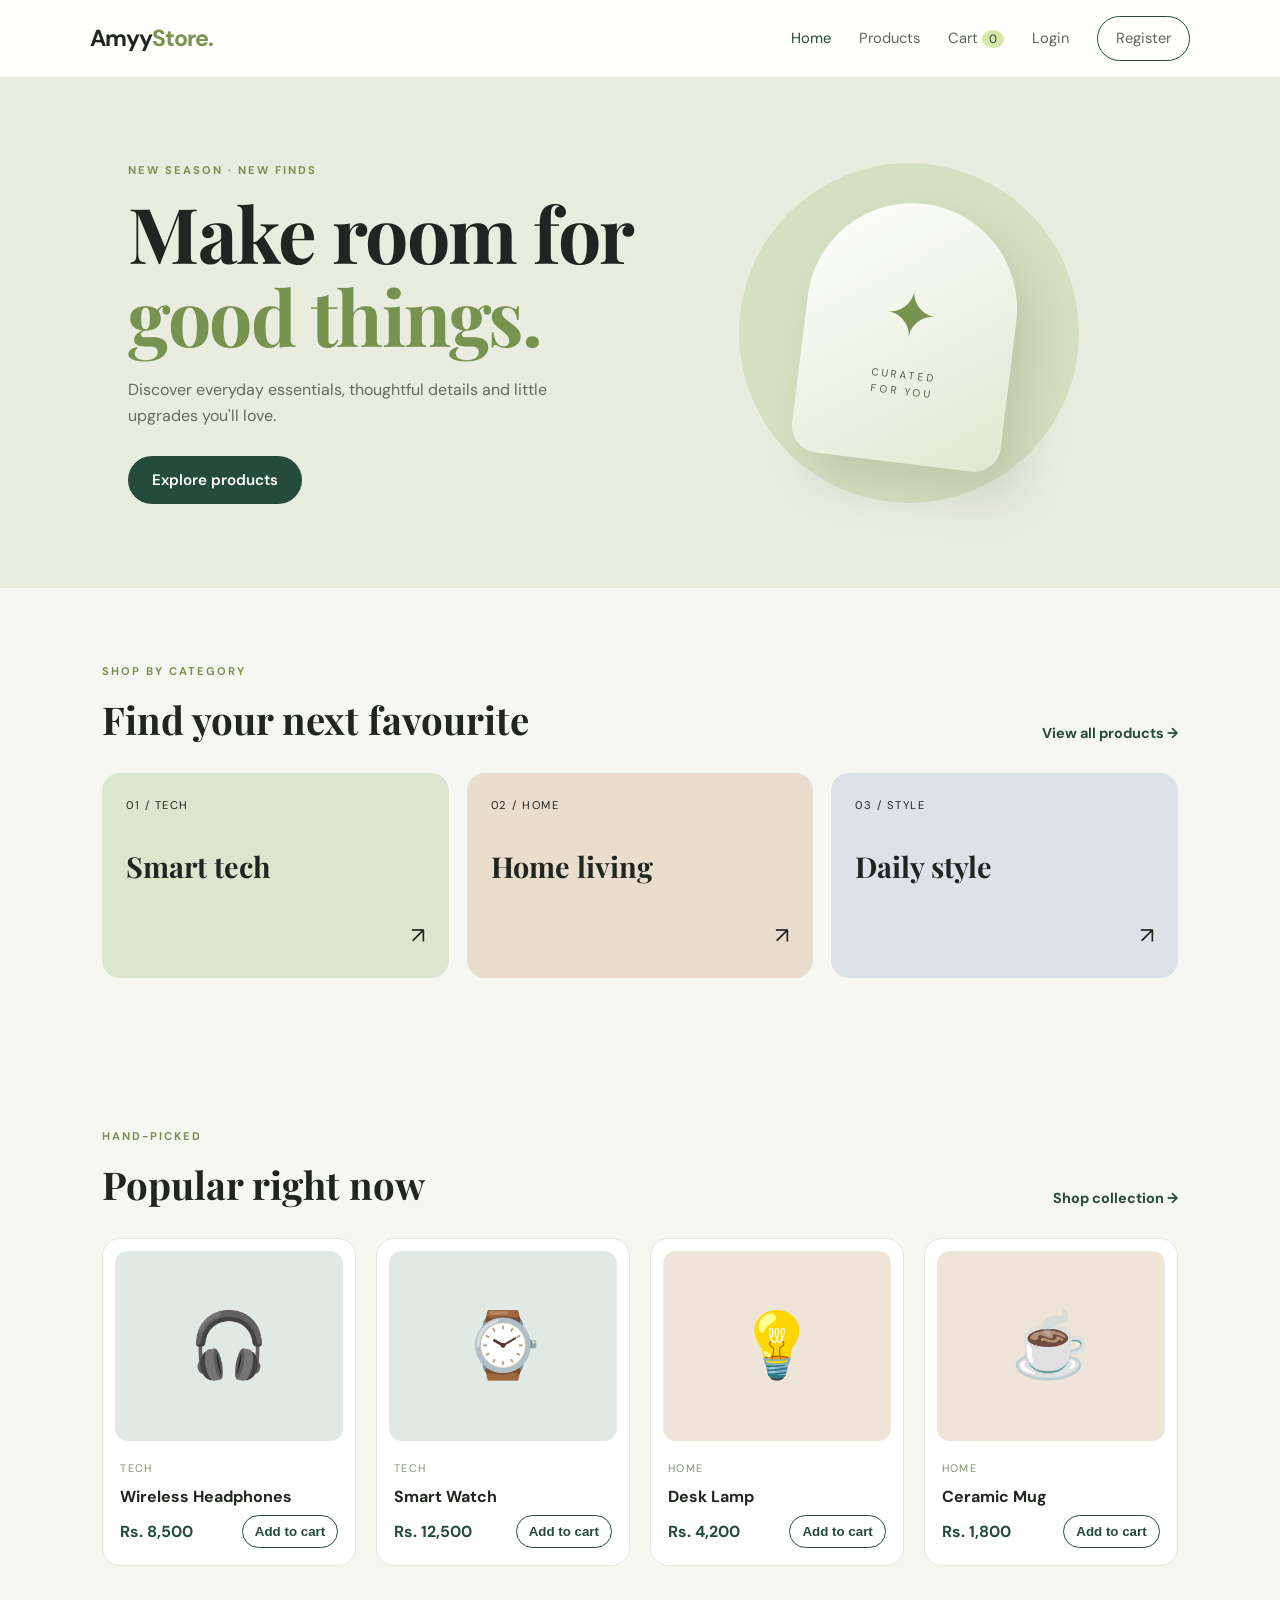
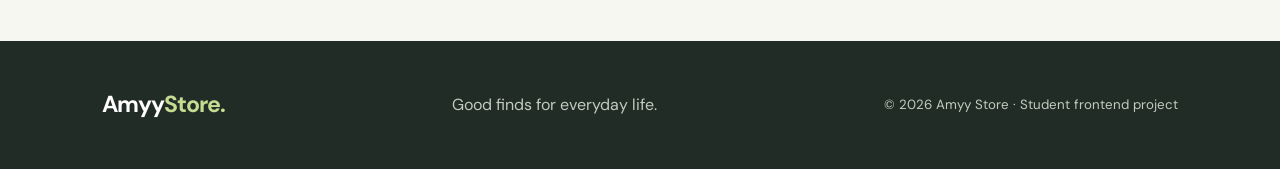
<file: index.html>
<!doctype html>
<html lang="en"><head><meta charset="utf-8"><meta name="viewport" content="width=device-width, initial-scale=1">
<title>Amyy's Store | Home</title><link rel="stylesheet" href="css/style.css"></head>
<body>
<header class="site-header"><a class="brand" href="index.html">Amyy<span>Store.</span></a>
<button class="menu-toggle" aria-label="Toggle navigation">☰</button>
<nav class="nav"><a class="active" href="index.html">Home</a><a href="products.html">Products</a><a href="cart.html">Cart <span class="cart-count">0</span></a><a href="login.html">Login</a><a class="nav-cta" href="register.html">Register</a></nav></header>
<main>
<section class="hero"><div class="hero-copy"><p class="eyebrow">NEW SEASON · NEW FINDS</p><h1>Make room for<br><span>good things.</span></h1><p>Discover everyday essentials, thoughtful details and little upgrades you'll love.</p><a class="btn" href="products.html">Explore products</a></div><div class="hero-art"><div class="hero-circle"></div><div class="hero-product">✦<br><small>CURATED<br>FOR YOU</small></div></div></section>
<section class="section"><div class="section-heading"><div><p class="eyebrow">SHOP BY CATEGORY</p><h2>Find your next favourite</h2></div><a href="products.html" class="text-link">View all products →</a></div>
<div class="category-grid"><a class="category-card cat-one" href="products.html"><span>01 / TECH</span><strong>Smart tech</strong><i>↗</i></a><a class="category-card cat-two" href="products.html"><span>02 / HOME</span><strong>Home living</strong><i>↗</i></a><a class="category-card cat-three" href="products.html"><span>03 / STYLE</span><strong>Daily style</strong><i>↗</i></a></div></section>
<section class="section"><div class="section-heading"><div><p class="eyebrow">HAND-PICKED</p><h2>Popular right now</h2></div><a href="products.html" class="text-link">Shop collection →</a></div><div class="product-grid" id="featured-products"></div></section>
</main><footer class="footer"><a class="brand" href="index.html">Amyy<span>Store.</span></a><p>Good finds for everyday life.</p><small>© 2026 Amyy Store · Student frontend project</small></footer>
<script src="js/app.js"></script></body></html>
</file>
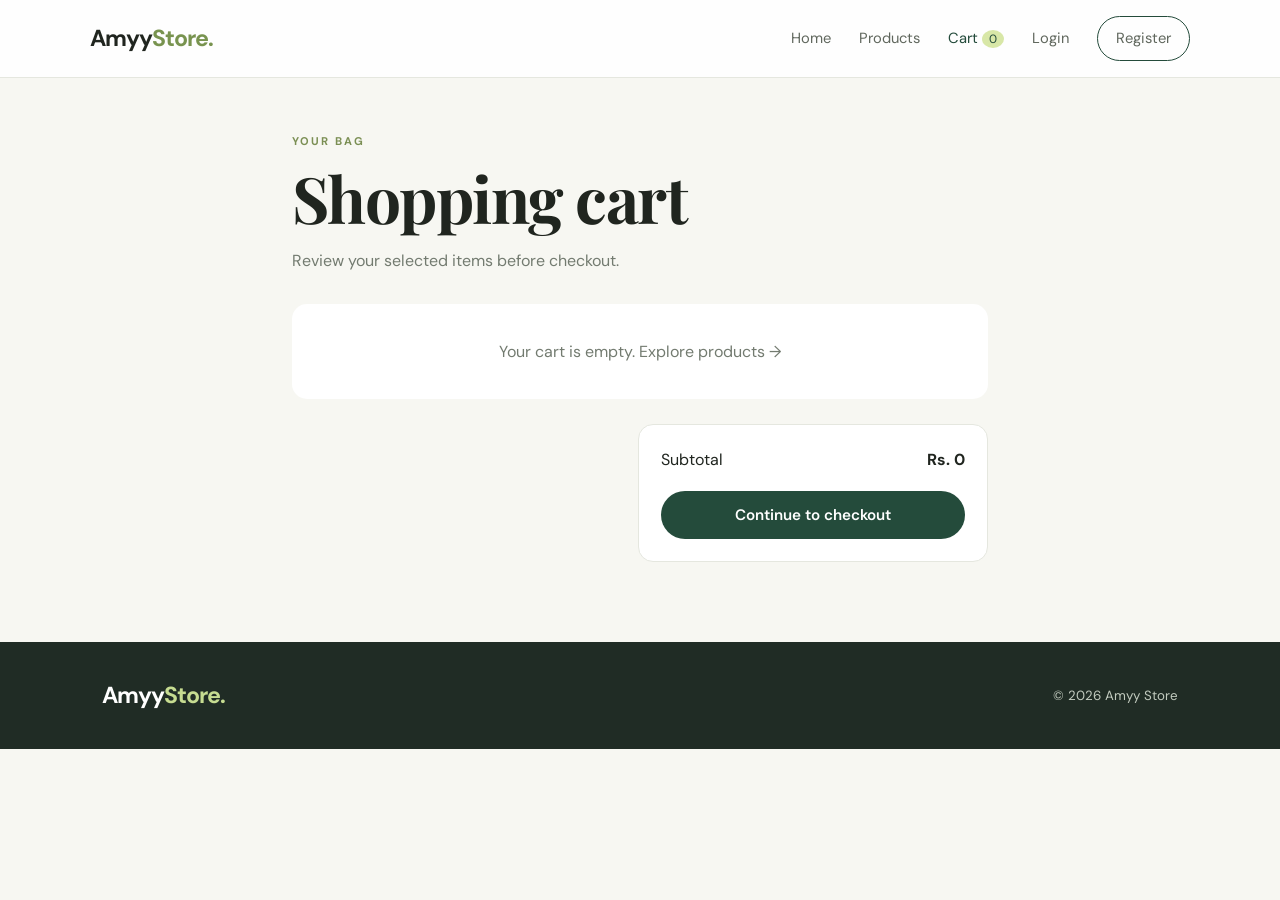
<file: cart.html>
<!doctype html><html lang="en"><head><meta charset="utf-8"><meta name="viewport" content="width=device-width, initial-scale=1"><title>Your Cart | Amyy's Store</title><link rel="stylesheet" href="css/style.css"></head><body>
<header class="site-header"><a class="brand" href="index.html">Amyy<span>Store.</span></a><button class="menu-toggle" aria-label="Toggle navigation">☰</button><nav class="nav"><a href="index.html">Home</a><a href="products.html">Products</a><a class="active" href="cart.html">Cart <span class="cart-count">0</span></a><a href="login.html">Login</a><a class="nav-cta" href="register.html">Register</a></nav></header>
<main class="page-wrap narrow"><div class="page-title"><p class="eyebrow">YOUR BAG</p><h1>Shopping cart</h1><p>Review your selected items before checkout.</p></div><div id="cart-items" class="cart-items"></div><div class="cart-summary"><span>Subtotal</span><strong id="cart-total">Rs. 0</strong><a class="btn" href="checkout.html">Continue to checkout</a></div></main><footer class="footer"><a class="brand" href="index.html">Amyy<span>Store.</span></a><small>© 2026 Amyy Store</small></footer><script src="js/app.js"></script></body></html>
</file>
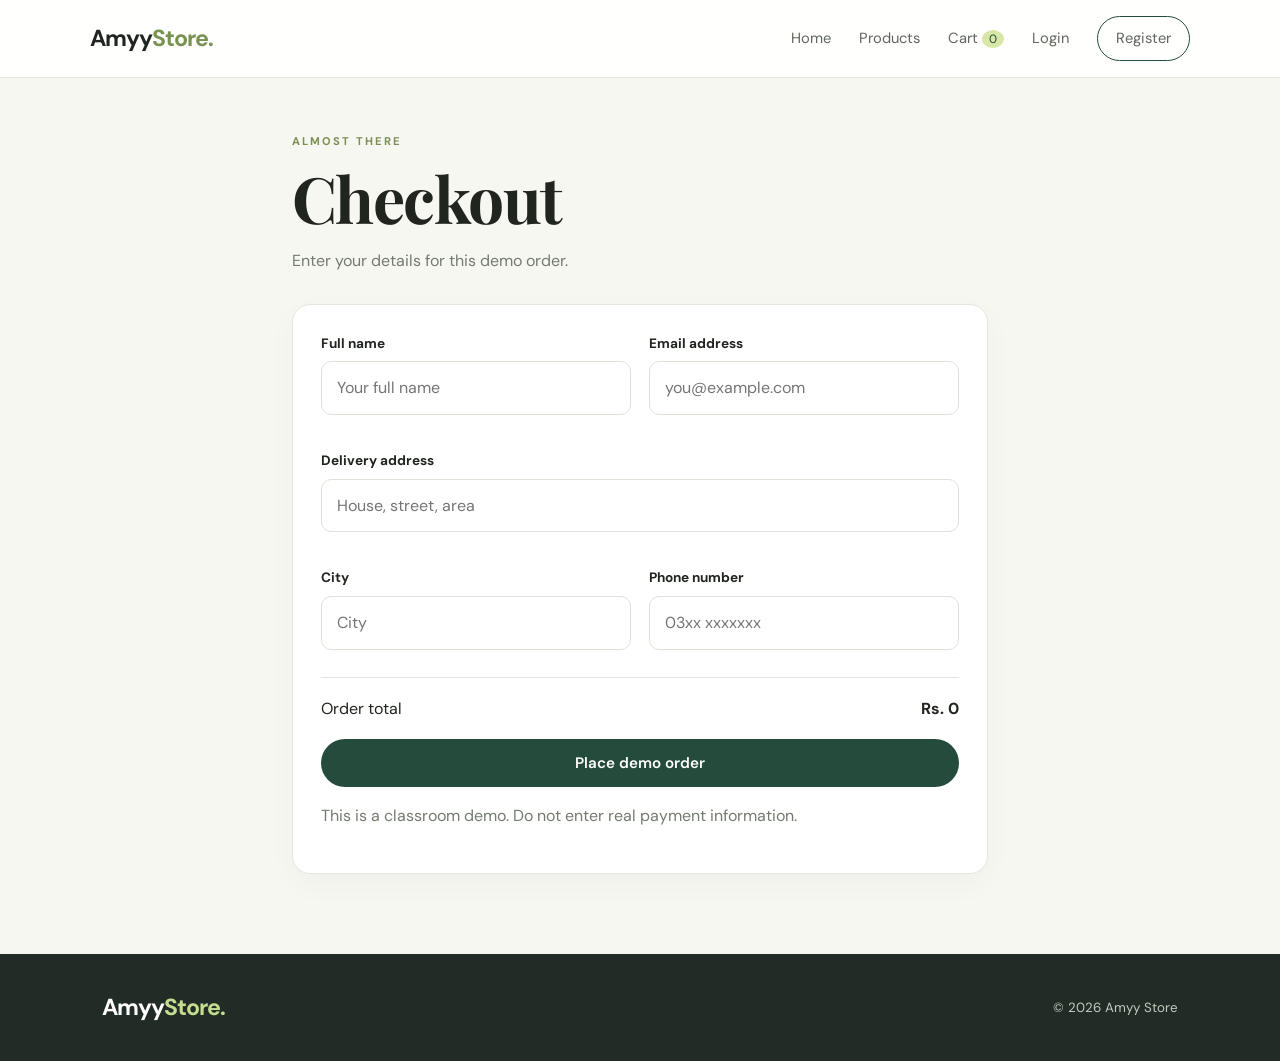
<file: checkout.html>
<!doctype html><html lang="en"><head><meta charset="utf-8"><meta name="viewport" content="width=device-width, initial-scale=1"><title>Checkout | Amyy's Store</title><link rel="stylesheet" href="css/style.css"></head><body>
<header class="site-header"><a class="brand" href="index.html">Amyy<span>Store.</span></a><button class="menu-toggle" aria-label="Toggle navigation">☰</button><nav class="nav"><a href="index.html">Home</a><a href="products.html">Products</a><a href="cart.html">Cart <span class="cart-count">0</span></a><a href="login.html">Login</a><a class="nav-cta" href="register.html">Register</a></nav></header>
<main class="page-wrap narrow"><div class="page-title"><p class="eyebrow">ALMOST THERE</p><h1>Checkout</h1><p>Enter your details for this demo order.</p></div><form class="form-card" id="checkout-form"><div class="form-grid"><div class="form-group"><label for="full-name">Full name</label><input id="full-name" required minlength="3" placeholder="Your full name"></div><div class="form-group"><label for="email">Email address</label><input id="email" type="email" required placeholder="you@example.com"></div><div class="form-group full"><label for="address">Delivery address</label><input id="address" required minlength="8" placeholder="House, street, area"></div><div class="form-group"><label for="city">City</label><input id="city" required placeholder="City"></div><div class="form-group"><label for="phone">Phone number</label><input id="phone" type="tel" pattern="[0-9+ -]{10,15}" required placeholder="03xx xxxxxxx"></div></div><div class="checkout-total"><span>Order total</span><strong id="checkout-total">Rs. 0</strong></div><button class="btn full-btn" type="submit">Place demo order</button><p class="muted">This is a classroom demo. Do not enter real payment information.</p><p id="checkout-message" class="success-message" role="status"></p></form></main><footer class="footer"><a class="brand" href="index.html">Amyy<span>Store.</span></a><small>© 2026 Amyy Store</small></footer><script src="js/app.js"></script></body></html>
</file>
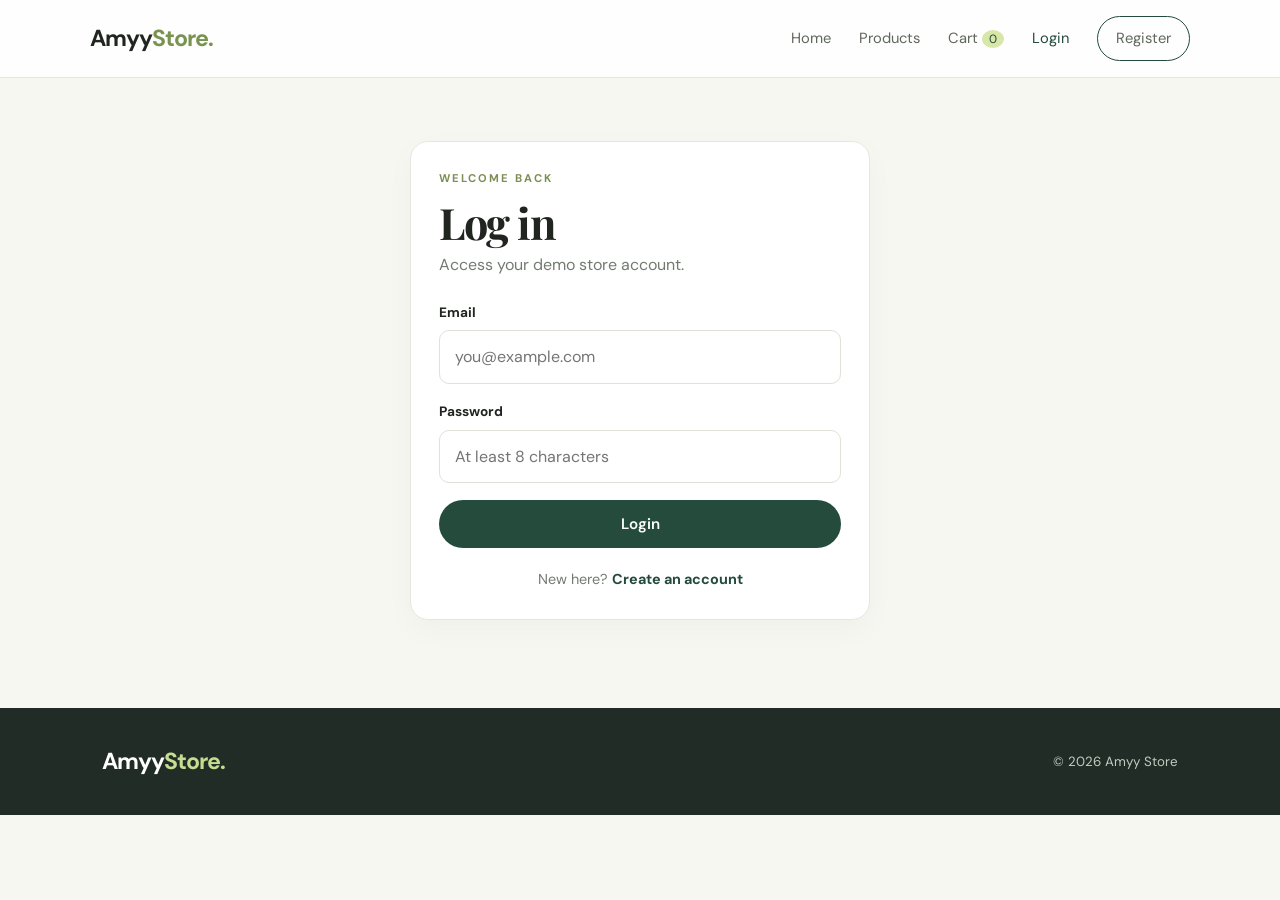
<file: login.html>
<!doctype html><html lang="en"><head><meta charset="utf-8"><meta name="viewport" content="width=device-width, initial-scale=1"><title>Login | Amyy's Store</title><link rel="stylesheet" href="css/style.css"></head><body>
<header class="site-header"><a class="brand" href="index.html">Amyy<span>Store.</span></a><button class="menu-toggle" aria-label="Toggle navigation">☰</button><nav class="nav"><a href="index.html">Home</a><a href="products.html">Products</a><a href="cart.html">Cart <span class="cart-count">0</span></a><a class="active" href="login.html">Login</a><a class="nav-cta" href="register.html">Register</a></nav></header>
<main class="page-wrap auth-wrap"><form class="form-card auth-card" id="login-form"><p class="eyebrow">WELCOME BACK</p><h1>Log in</h1><p class="muted">Access your demo store account.</p><div class="form-group"><label for="login-email">Email</label><input id="login-email" type="email" required placeholder="you@example.com"></div><div class="form-group"><label for="login-password">Password</label><input id="login-password" type="password" minlength="8" required placeholder="At least 8 characters"></div><button class="btn full-btn" type="submit">Login</button><p id="login-message" class="success-message" role="status"></p><p class="form-foot">New here? <a href="register.html">Create an account</a></p></form></main><footer class="footer"><a class="brand" href="index.html">Amyy<span>Store.</span></a><small>© 2026 Amyy Store</small></footer><script src="js/app.js"></script></body></html>
</file>
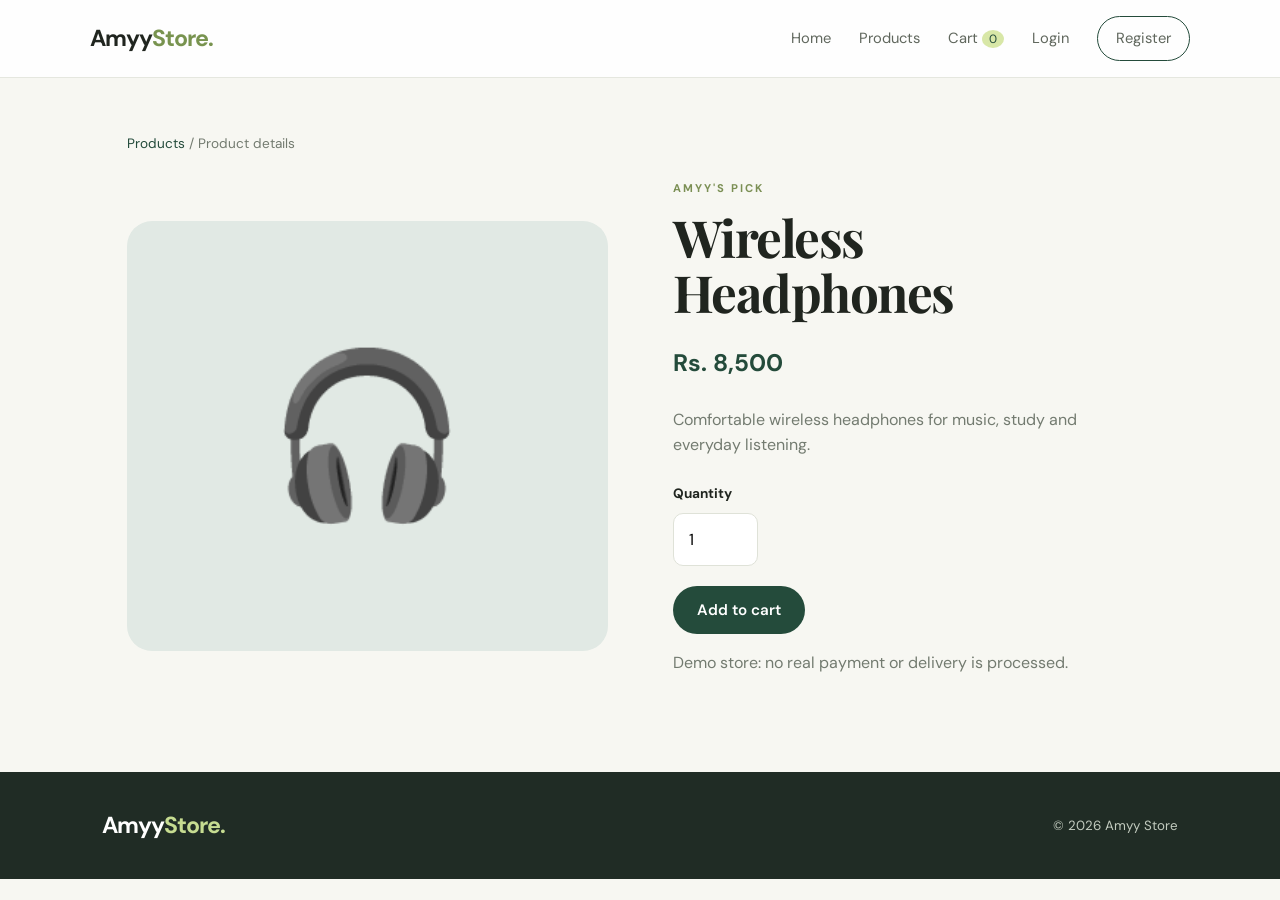
<file: product.html>
<!doctype html><html lang="en"><head><meta charset="utf-8"><meta name="viewport" content="width=device-width, initial-scale=1"><title>Product Details | Amyy's Store</title><link rel="stylesheet" href="css/style.css"></head><body>
<header class="site-header"><a class="brand" href="index.html">Amyy<span>Store.</span></a><button class="menu-toggle" aria-label="Toggle navigation">☰</button><nav class="nav"><a href="index.html">Home</a><a href="products.html">Products</a><a href="cart.html">Cart <span class="cart-count">0</span></a><a href="login.html">Login</a><a class="nav-cta" href="register.html">Register</a></nav></header>
<main class="page-wrap"><p class="breadcrumb"><a href="products.html">Products</a> / Product details</p><section class="detail-layout"><div class="detail-art" id="detail-art">◈</div><div class="detail-copy"><p class="eyebrow">AMYY'S PICK</p><h1 id="detail-name">Everyday essential</h1><p class="price large" id="detail-price">Rs. 4,500</p><p id="detail-description">A thoughtful everyday favourite, designed to make your routine a little better.</p><label class="field-label" for="quantity">Quantity</label><input id="quantity" class="quantity" type="number" min="1" max="10" value="1"><button class="btn" id="detail-add">Add to cart</button><p class="muted">Demo store: no real payment or delivery is processed.</p></div></section></main><footer class="footer"><a class="brand" href="index.html">Amyy<span>Store.</span></a><small>© 2026 Amyy Store</small></footer><script src="js/app.js"></script></body></html>
</file>
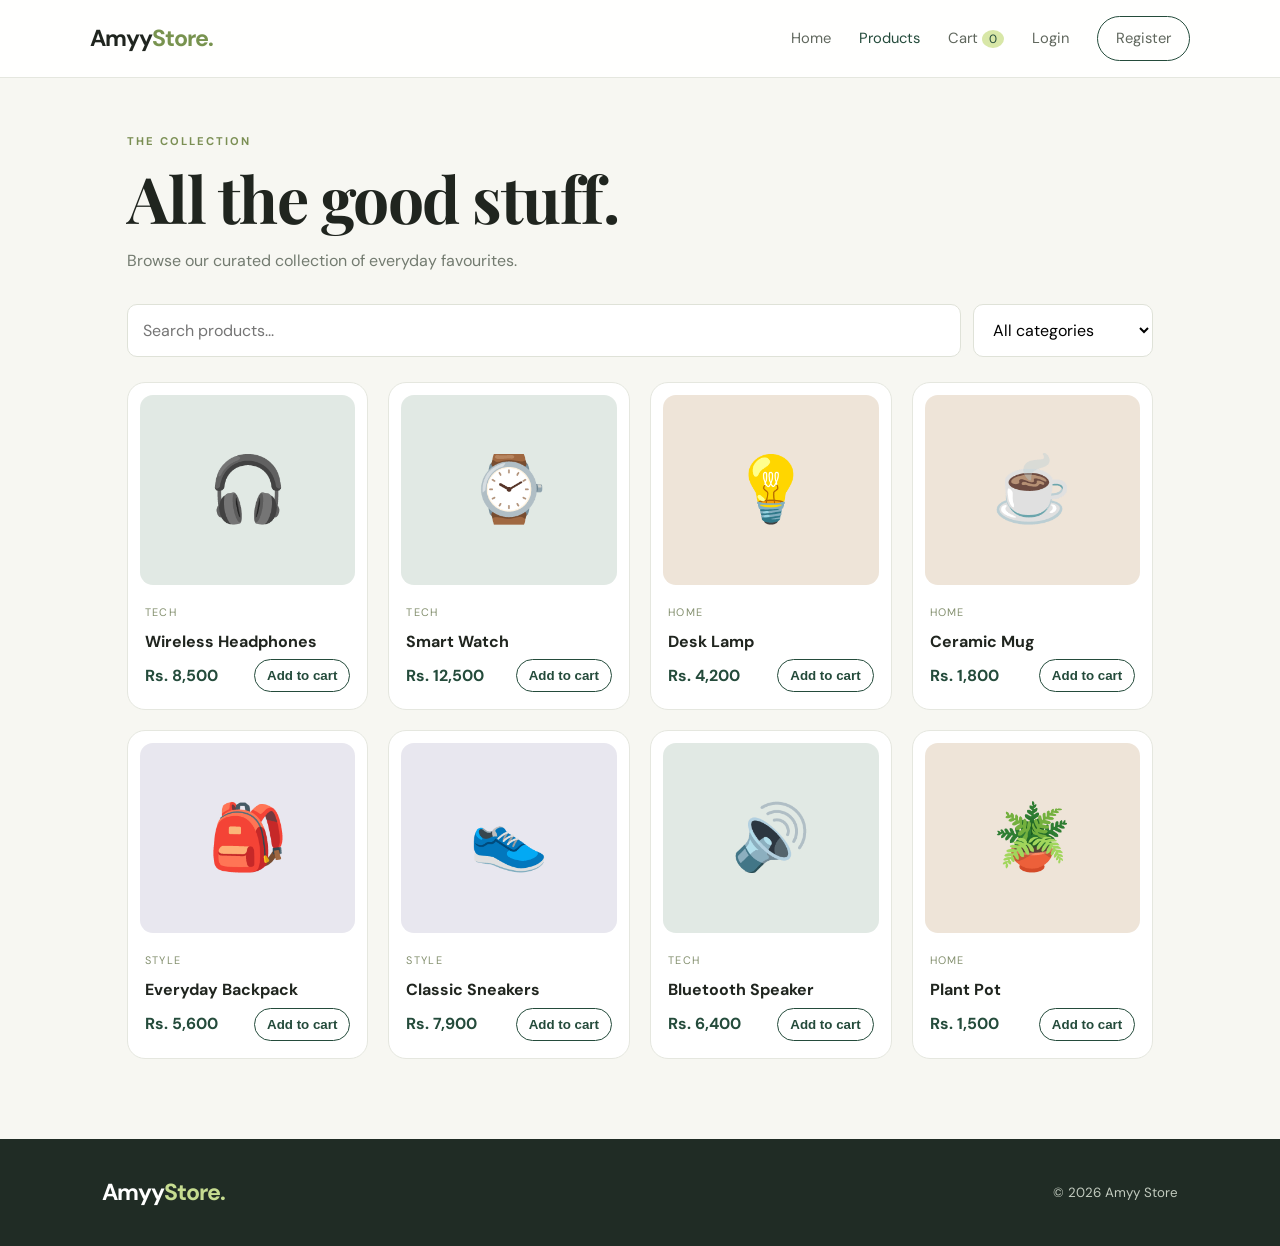
<file: products.html>
<!doctype html><html lang="en"><head><meta charset="utf-8"><meta name="viewport" content="width=device-width, initial-scale=1"><title>Products | Amyy's Store</title><link rel="stylesheet" href="css/style.css"></head><body>
<header class="site-header"><a class="brand" href="index.html">Amyy<span>Store.</span></a><button class="menu-toggle" aria-label="Toggle navigation">☰</button><nav class="nav"><a href="index.html">Home</a><a class="active" href="products.html">Products</a><a href="cart.html">Cart <span class="cart-count">0</span></a><a href="login.html">Login</a><a class="nav-cta" href="register.html">Register</a></nav></header>
<main class="page-wrap"><div class="page-title"><p class="eyebrow">THE COLLECTION</p><h1>All the good stuff.</h1><p>Browse our curated collection of everyday favourites.</p></div>
<div class="toolbar"><input id="search-input" type="search" placeholder="Search products..." aria-label="Search products"><select id="category-filter" aria-label="Filter by category"><option value="all">All categories</option><option value="Tech">Tech</option><option value="Home">Home</option><option value="Style">Style</option></select></div>
<div class="product-grid" id="all-products"></div></main><footer class="footer"><a class="brand" href="index.html">Amyy<span>Store.</span></a><small>© 2026 Amyy Store</small></footer><script src="js/app.js"></script></body></html>
</file>
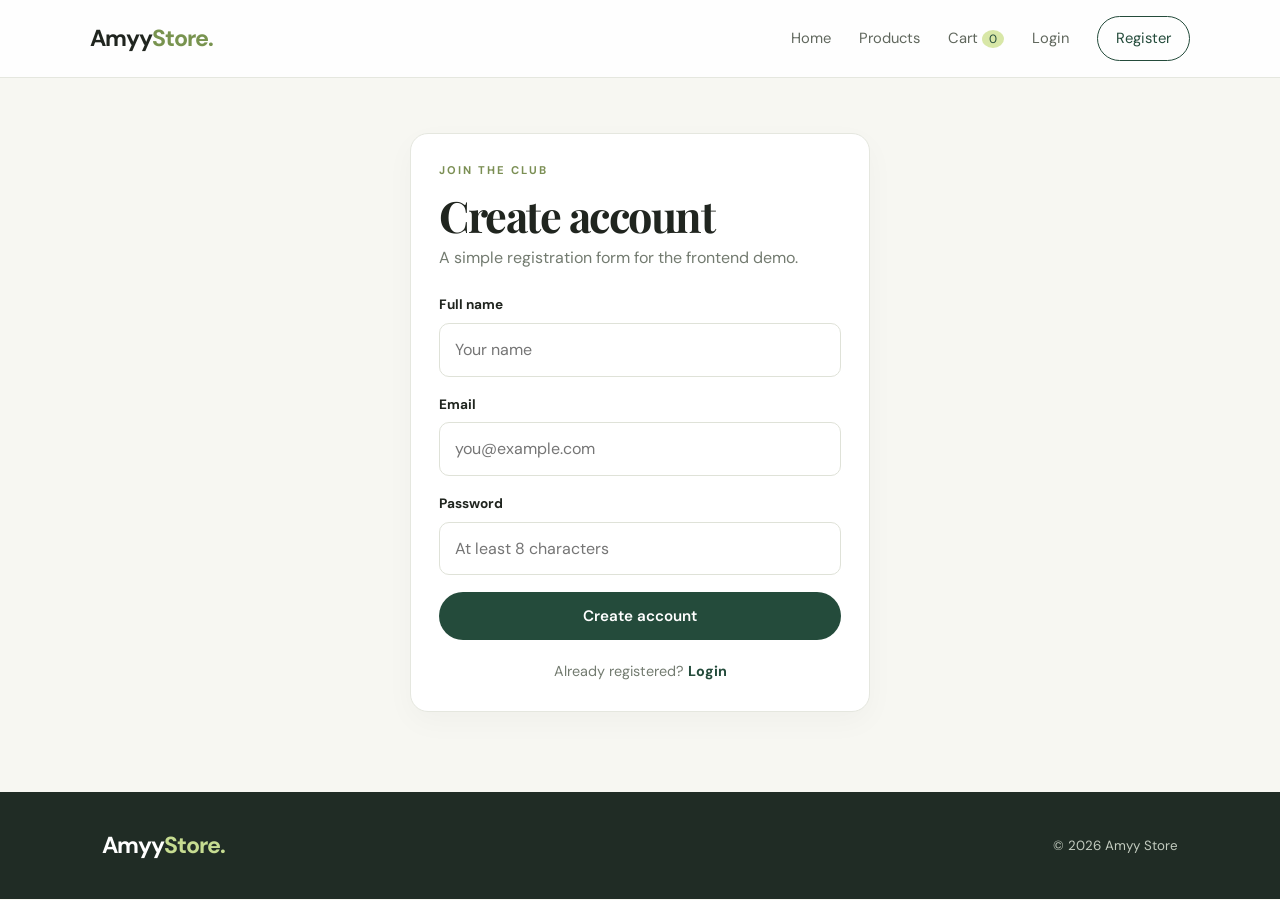
<file: register.html>
<!doctype html><html lang="en"><head><meta charset="utf-8"><meta name="viewport" content="width=device-width, initial-scale=1"><title>Register | Amyy's Store</title><link rel="stylesheet" href="css/style.css"></head><body>
<header class="site-header"><a class="brand" href="index.html">Amyy<span>Store.</span></a><button class="menu-toggle" aria-label="Toggle navigation">☰</button><nav class="nav"><a href="index.html">Home</a><a href="products.html">Products</a><a href="cart.html">Cart <span class="cart-count">0</span></a><a href="login.html">Login</a><a class="nav-cta active" href="register.html">Register</a></nav></header>
<main class="page-wrap auth-wrap"><form class="form-card auth-card" id="register-form"><p class="eyebrow">JOIN THE CLUB</p><h1>Create account</h1><p class="muted">A simple registration form for the frontend demo.</p><div class="form-group"><label for="reg-name">Full name</label><input id="reg-name" required minlength="3" placeholder="Your name"></div><div class="form-group"><label for="reg-email">Email</label><input id="reg-email" type="email" required placeholder="you@example.com"></div><div class="form-group"><label for="reg-password">Password</label><input id="reg-password" type="password" minlength="8" required placeholder="At least 8 characters"></div><button class="btn full-btn" type="submit">Create account</button><p id="register-message" class="success-message" role="status"></p><p class="form-foot">Already registered? <a href="login.html">Login</a></p></form></main><footer class="footer"><a class="brand" href="index.html">Amyy<span>Store.</span></a><small>© 2026 Amyy Store</small></footer><script src="js/app.js"></script></body></html>
</file>
<file: css/style.css>
@import url('https://fonts.googleapis.com/css2?family=DM+Sans:wght@400;500;600;700&family=Playfair+Display:wght@600;700&display=swap');
:root{--ink:#20251f;--muted:#737b70;--paper:#f7f7f2;--green:#244b3b;--lime:#d8e7a7;--line:#e5e7df;--white:#fff;--radius:18px}
*{box-sizing:border-box}html{scroll-behavior:smooth}body{margin:0;background:var(--paper);color:var(--ink);font-family:'DM Sans',sans-serif;line-height:1.6}a{color:inherit;text-decoration:none}.site-header{height:78px;padding:0 7%;display:flex;align-items:center;justify-content:space-between;background:rgba(255,255,255,.92);border-bottom:1px solid var(--line);position:sticky;top:0;z-index:10}.brand{font-weight:700;font-size:1.45rem;letter-spacing:-1px}.brand span{color:#78934f}.nav{display:flex;align-items:center;gap:28px;font-size:.92rem}.nav a{color:#60675d}.nav a:hover,.nav a.active{color:var(--green)}.nav-cta{padding:10px 18px;border:1px solid var(--green);border-radius:30px}.cart-count{background:var(--lime);border-radius:50%;padding:1px 7px;color:var(--green);font-size:.75rem}.menu-toggle{display:none;background:none;border:0;font-size:1.5rem}.hero{min-height:510px;background:#e9eddf;display:grid;grid-template-columns:1.05fr .95fr;padding:65px 10%;overflow:hidden}.hero-copy{align-self:center;max-width:540px}.eyebrow{font-size:.7rem;letter-spacing:2px;font-weight:700;color:#7b8f54;margin:0 0 12px}.hero h1,.page-title h1,.detail-copy h1,.auth-card h1{font-family:'Playfair Display',serif;line-height:1.08;letter-spacing:-1.5px}.hero h1{font-size:clamp(3rem,6vw,5.4rem);margin:0 0 20px}.hero h1 span{color:#78934f}.hero-copy>p:not(.eyebrow){max-width:430px;color:#626b60;margin-bottom:28px}.btn{display:inline-flex;justify-content:center;align-items:center;border:0;border-radius:30px;padding:14px 24px;background:var(--green);color:white;font:600 .95rem 'DM Sans',sans-serif;cursor:pointer;transition:.2s}.btn:hover{background:#376b53;transform:translateY(-2px)}.hero-art{position:relative;display:grid;place-items:center;min-height:350px}.hero-circle{width:min(340px,75vw);aspect-ratio:1;border-radius:50%;background:#d5dfc1;position:absolute}.hero-product{position:relative;width:210px;height:260px;background:linear-gradient(145deg,#fff,#dfe8d0);border-radius:110px 110px 28px 28px;box-shadow:22px 25px 45px #68745a33;display:grid;place-content:center;text-align:center;font-size:4rem;color:#78934f;transform:rotate(7deg)}.hero-product small{font-size:.65rem;letter-spacing:3px;color:#4e6044}.section{padding:75px 8%}.section-heading{display:flex;justify-content:space-between;align-items:end;margin-bottom:28px}.section-heading h2{font:700 clamp(1.8rem,3vw,2.6rem) 'Playfair Display',serif;margin:0}.text-link{font-size:.9rem;color:var(--green);font-weight:700}.category-grid{display:grid;grid-template-columns:repeat(3,1fr);gap:18px}.category-card{min-height:205px;padding:24px;border-radius:var(--radius);display:flex;flex-direction:column;justify-content:space-between;transition:.2s}.category-card:hover{transform:translateY(-4px)}.category-card span{font-size:.7rem;letter-spacing:1.5px}.category-card strong{font:700 1.8rem 'Playfair Display',serif}.category-card i{font-style:normal;align-self:end;font-size:1.4rem}.cat-one{background:#dce6cf}.cat-two{background:#e9ddce}.cat-three{background:#dce2e7}.product-grid{display:grid;grid-template-columns:repeat(4,minmax(0,1fr));gap:20px}.product-card{background:white;border:1px solid var(--line);border-radius:var(--radius);padding:12px;min-width:0;transition:.2s}.product-card:hover{transform:translateY(-4px);box-shadow:0 14px 30px #1d2d1d0d}.product-art{height:190px;border-radius:13px;display:grid;place-items:center;font-size:4rem;cursor:pointer}.art-tech{background:#e1e9e4}.art-home{background:#eee4d8}.art-style{background:#e8e7ef}.product-info{padding:13px 5px 5px}.product-category{font-size:.68rem;letter-spacing:1.3px;color:#84906f;text-transform:uppercase}.product-info h3{font-size:1rem;margin:5px 0}.product-bottom{display:flex;align-items:center;justify-content:space-between;gap:8px}.price{font-weight:700;color:var(--green)}.small-btn{border:1px solid var(--green);background:white;color:var(--green);border-radius:30px;padding:8px 12px;cursor:pointer;font-weight:600}.small-btn:hover{background:var(--green);color:white}.page-wrap{max-width:1180px;margin:auto;padding:55px 6% 80px}.page-title{margin-bottom:30px}.page-title h1{font-size:clamp(2.5rem,5vw,4rem);margin:0 0 12px}.page-title>p:last-child,.muted{color:var(--muted)}.toolbar{display:flex;gap:12px;margin-bottom:25px}.toolbar input,.toolbar select,.form-group input,.quantity{padding:13px 15px;border:1px solid #dfe2d8;border-radius:10px;background:white;font:inherit;min-width:0}.toolbar input{flex:1}.toolbar select{min-width:180px}.breadcrumb{color:var(--muted);font-size:.85rem;margin:0 0 25px}.breadcrumb a{color:var(--green)}.detail-layout{display:grid;grid-template-columns:1fr 1fr;gap:65px;align-items:center}.detail-art{min-height:430px;border-radius:25px;background:#e1e9e4;display:grid;place-items:center;font-size:10rem;color:#718b63}.detail-copy h1{font-size:3.2rem;margin:0 0 12px}.price.large{font-size:1.5rem}.detail-copy>p:not(.eyebrow):not(.price){color:var(--muted);max-width:450px}.field-label{display:block;font-size:.85rem;font-weight:700;margin:25px 0 8px}.quantity{width:85px;margin-bottom:20px}.detail-copy .btn{display:flex;width:max-content}.narrow{max-width:850px}.cart-items{display:grid;gap:12px}.cart-row{display:grid;grid-template-columns:75px 1fr auto auto;align-items:center;gap:15px;background:white;border:1px solid var(--line);padding:13px;border-radius:14px}.cart-thumb{width:75px;height:75px;border-radius:10px;display:grid;place-items:center;font-size:2rem;background:#e1e9e4}.cart-row h3{margin:0;font-size:1rem}.cart-row p{margin:3px 0;color:var(--muted);font-size:.85rem}.remove-btn{border:0;background:none;color:#a44;cursor:pointer}.cart-summary{margin:25px 0 0 auto;padding:22px;background:white;border:1px solid var(--line);border-radius:15px;max-width:350px;display:grid;grid-template-columns:1fr auto;gap:18px}.cart-summary .btn{grid-column:1/-1}.form-card{background:white;border:1px solid var(--line);border-radius:18px;padding:28px;box-shadow:0 10px 30px #1d2d1d08}.form-grid{display:grid;grid-template-columns:1fr 1fr;gap:18px}.form-group{display:flex;flex-direction:column;gap:7px;margin-bottom:17px}.form-group label{font-size:.85rem;font-weight:700}.form-group input{width:100%}.form-group input:focus,.toolbar input:focus,.toolbar select:focus{outline:2px solid #b7ca91;border-color:transparent}.form-group.full{grid-column:1/-1}.checkout-total{border-top:1px solid var(--line);padding:18px 0;margin-top:10px;display:flex;justify-content:space-between}.full-btn{width:100%}.success-message{color:#2e7047;font-weight:600}.auth-wrap{display:grid;place-items:center;min-height:70vh}.auth-card{width:min(100%,460px)}.auth-card h1{font-size:2.7rem;margin:0}.auth-card .muted{margin:6px 0 24px}.form-foot{text-align:center;font-size:.9rem;color:var(--muted);margin:20px 0 0}.form-foot a{color:var(--green);font-weight:700}.footer{padding:35px 8%;background:#202c25;color:white;display:flex;align-items:center;justify-content:space-between;gap:20px;flex-wrap:wrap}.footer p,.footer small{color:#c2cbbf}.footer .brand span{color:#c6dc91}.empty-state{padding:35px;text-align:center;background:white;border-radius:15px;color:var(--muted)}
@media(max-width:900px){.product-grid{grid-template-columns:repeat(2,minmax(0,1fr))}.hero{padding:55px 7%}.section{padding:60px 7%}.detail-layout{gap:30px}.detail-art{min-height:340px}}
@media(max-width:640px){.site-header{height:68px;padding:0 5%}.menu-toggle{display:block}.nav{display:none;position:absolute;top:68px;left:0;right:0;background:white;padding:18px 6%;flex-direction:column;align-items:flex-start;gap:16px;border-bottom:1px solid var(--line)}.nav.open{display:flex}.hero{grid-template-columns:1fr;padding:48px 7% 20px}.hero-art{min-height:250px}.hero-product{width:150px;height:190px;font-size:3rem}.hero-circle{width:230px}.section{padding:48px 6%}.section-heading{align-items:start;gap:10px;flex-direction:column}.category-grid{grid-template-columns:1fr}.category-card{min-height:145px}.product-grid{grid-template-columns:repeat(2,minmax(0,1fr));gap:11px}.product-art{height:135px;font-size:3rem}.product-info h3{font-size:.9rem}.product-bottom{align-items:flex-start;flex-direction:column}.small-btn{width:100%}.page-wrap{padding:40px 5% 60px}.toolbar{flex-direction:column}.toolbar select{width:100%}.detail-layout{grid-template-columns:1fr;gap:25px}.detail-art{min-height:270px;font-size:7rem}.detail-copy h1{font-size:2.5rem}.form-grid{grid-template-columns:1fr;gap:0}.form-group.full{grid-column:auto}.form-card{padding:21px}.cart-row{grid-template-columns:58px 1fr auto;gap:10px}.cart-thumb{width:58px;height:58px}.cart-row .remove-btn{grid-column:2/-1;justify-self:start}.footer{padding:28px 6%;flex-direction:column;align-items:flex-start}}
</file>
